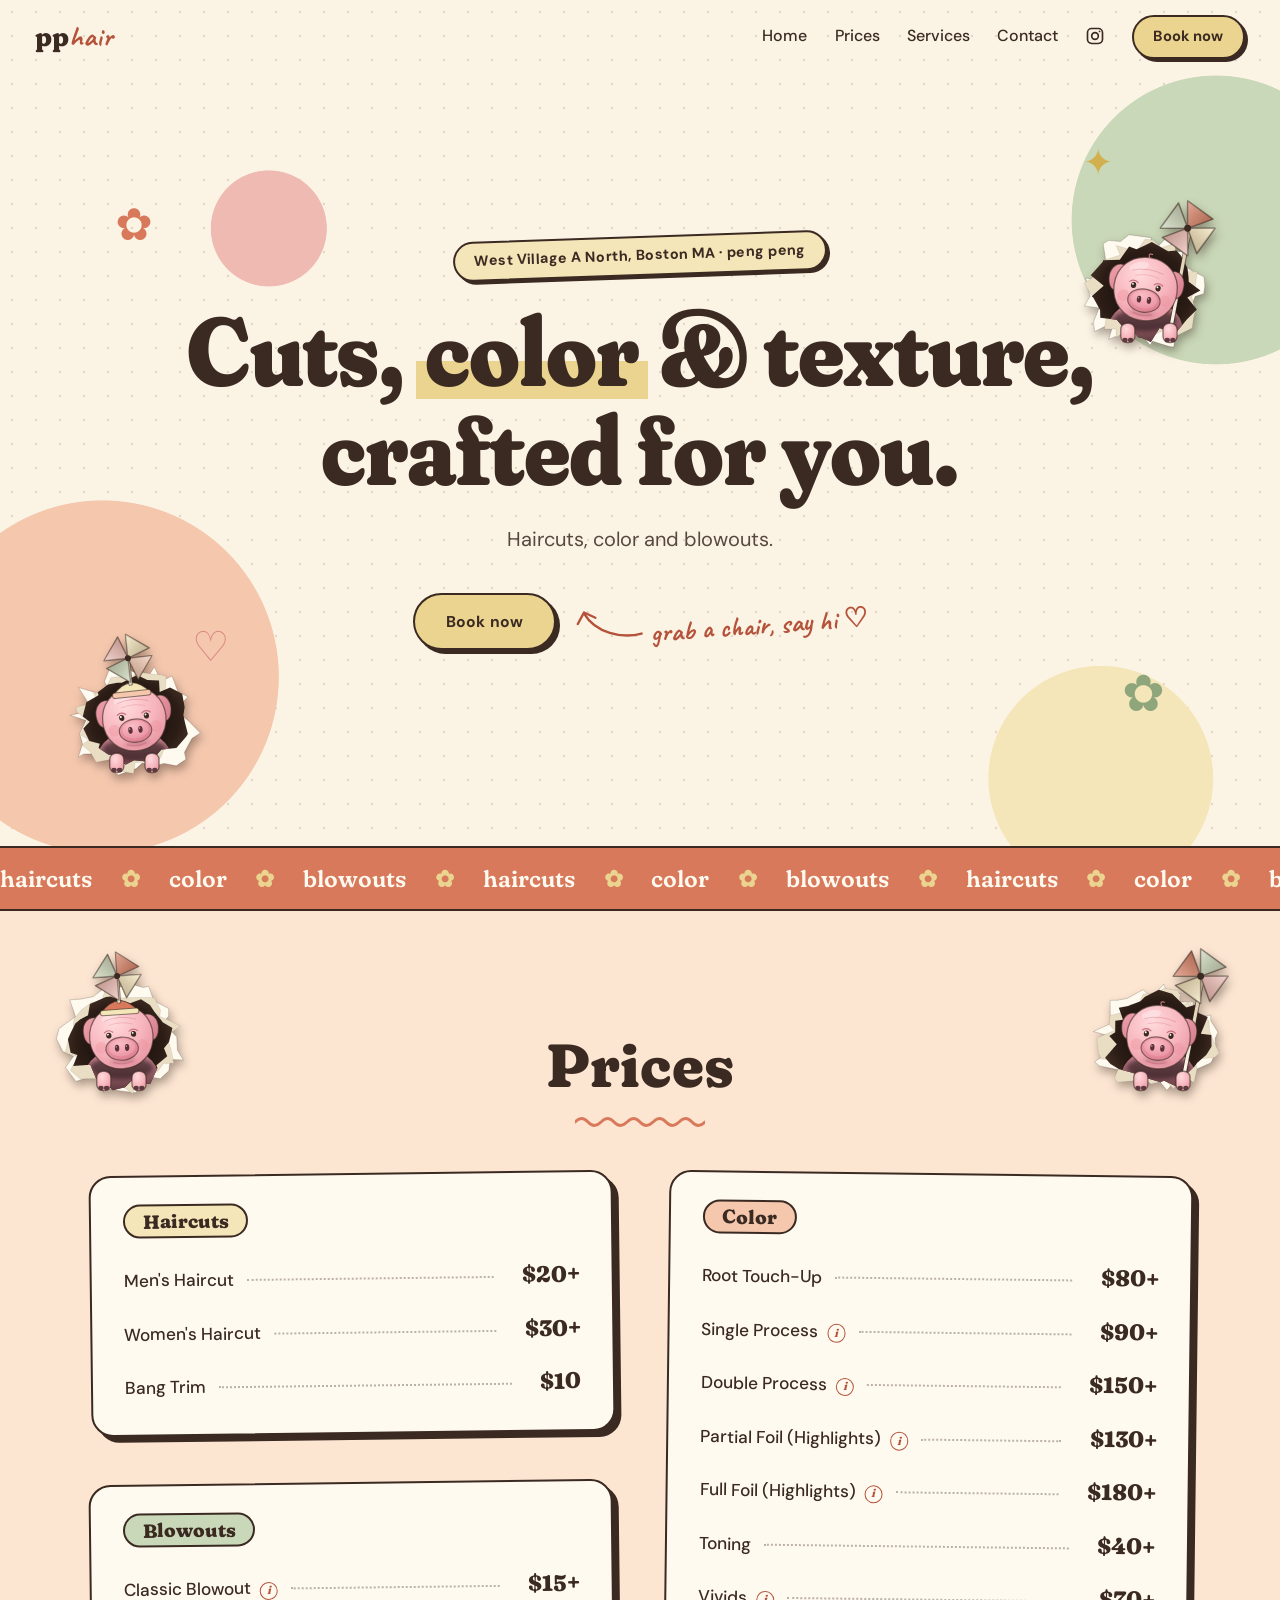
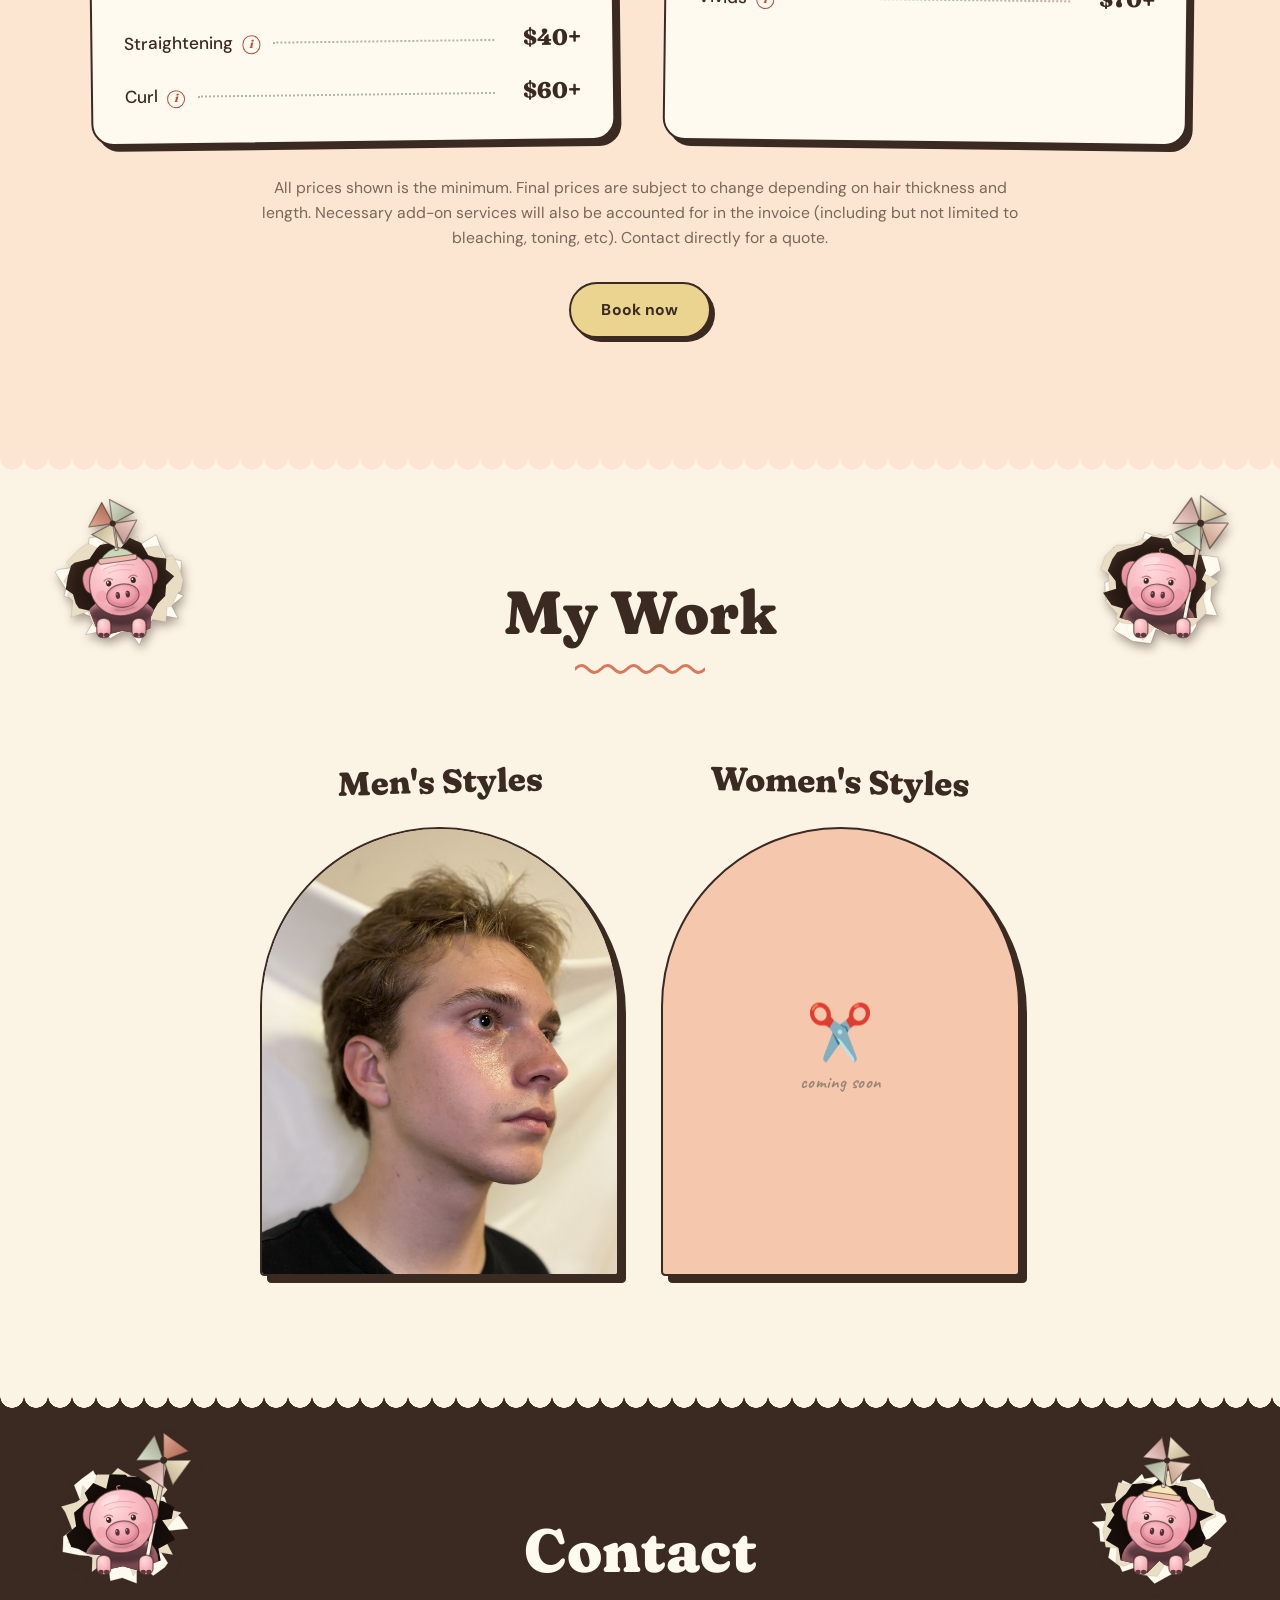
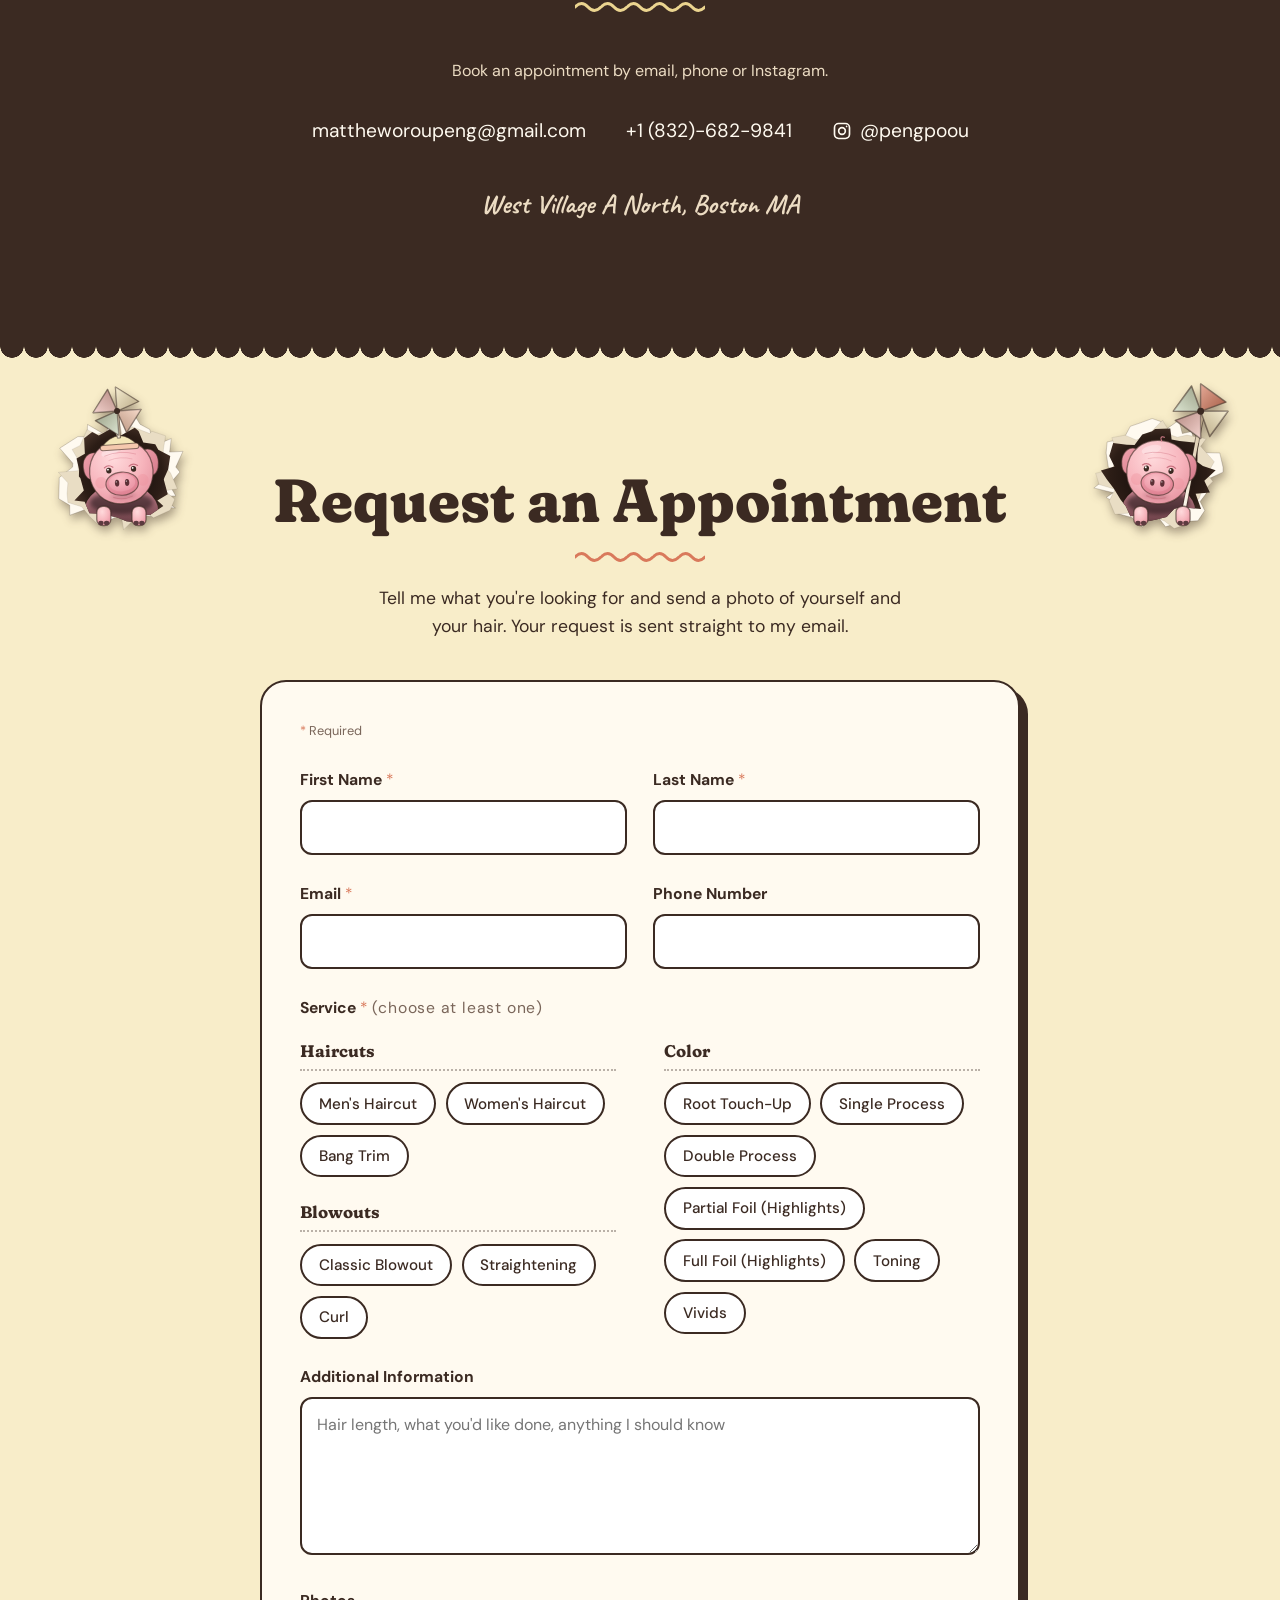
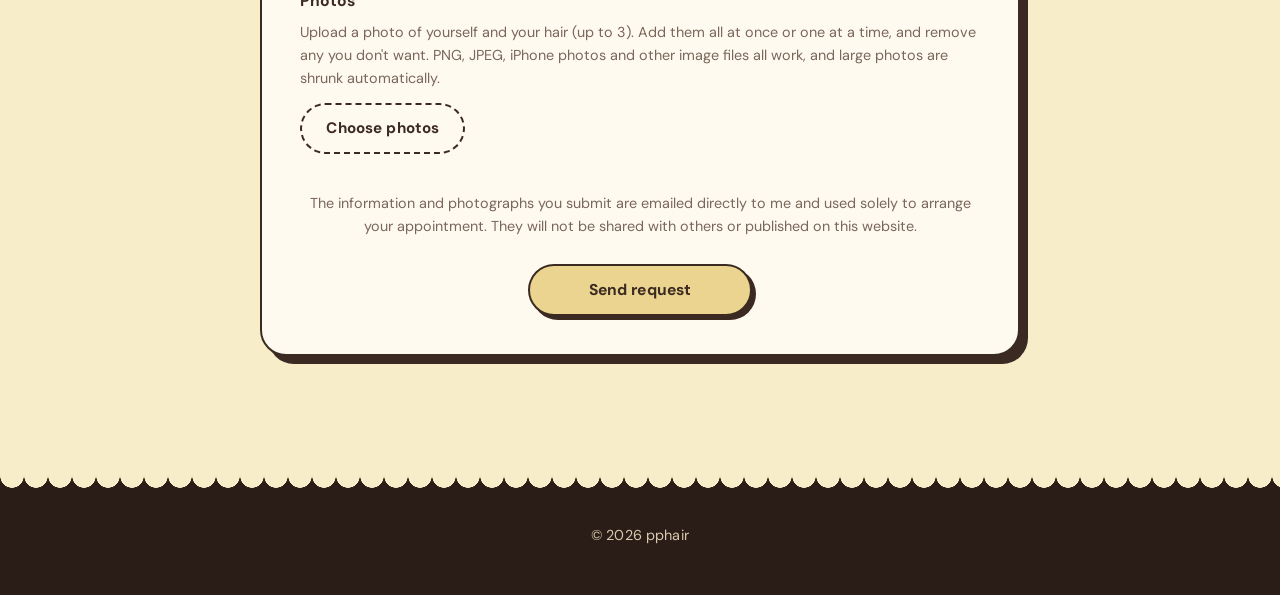
<file: index.html>
<!doctype html>
<html lang="en">
<head>
  <meta charset="utf-8">
  <meta http-equiv="Content-Security-Policy" content="default-src 'self'; script-src 'self'; style-src 'self' 'unsafe-inline'; img-src 'self' data:; font-src 'self'; connect-src 'self' https://script.google.com https://script.googleusercontent.com; form-action 'self'; base-uri 'self'; object-src 'none'">
  <meta name="robots" content="noimageindex">
  <meta name="viewport" content="width=device-width, initial-scale=1">
  <title>pphair | Hair Stylist Portfolio</title>
  <meta name="description" content="Haircuts, color and blowouts in Boston, MA.">
  <meta property="og:type" content="website">
  <meta property="og:site_name" content="pphair">
  <meta property="og:title" content="pphair | Haircuts, color &amp; blowouts in Boston">
  <meta property="og:description" content="Haircuts, color and blowouts in Boston, MA. See prices and request an appointment.">
  <meta property="og:url" content="https://pengpou.github.io/pphair/">
  <meta property="og:image" content="https://pengpou.github.io/pphair/og-image.png">
  <meta property="og:image:width" content="1200">
  <meta property="og:image:height" content="630">
  <meta property="og:image:alt" content="pphair logo: haircuts, color, blowouts, Boston MA">
  <meta name="twitter:card" content="summary_large_image">
  <link rel="icon" type="image/png" href="icon-512.png">
  <link rel="apple-touch-icon" href="apple-touch-icon.png">
  <meta name="theme-color" content="#d9795b">
  <script src="frame-guard.js"></script>
  <link rel="stylesheet" href="styles.css?v=51">
</head>
<body>
  <a class="skip" href="#prices">Skip to content</a>
  <header class="site-header">
    <a class="logo" href="#home" aria-label="pp hair, home">pp<span>hair</span></a>
    <button class="nav-toggle" aria-label="Toggle menu" aria-expanded="false">&#9776;</button>
    <nav class="site-nav" id="site-nav">
      <a href="#home">Home</a>
      <a href="#prices">Prices</a>
      <a href="#services">Services</a>
      <a href="#contact">Contact</a>
      <a class="nav-ig" href="https://www.instagram.com/pengpoou" target="_blank" rel="noopener" aria-label="Instagram"><svg class="ig-icon" viewBox="0 0 24 24" width="20" height="20" fill="none" stroke="currentColor" stroke-width="2" stroke-linecap="round" stroke-linejoin="round" aria-hidden="true"><rect x="3" y="3" width="18" height="18" rx="5"></rect><circle cx="12" cy="12" r="4"></circle><circle cx="17.5" cy="6.5" r="1" fill="currentColor" stroke="none"></circle></svg></a>
      <a href="#request" class="btn btn-small">Book now</a>
    </nav>
  </header>

  <main>
    <section class="hero" id="home" data-mills="tower:bl:1:9,carousel:tr:2:14">
      <span class="doodle d1" aria-hidden="true">&#10047;</span>
      <span class="doodle d2" aria-hidden="true">&#10022;</span>
      <span class="doodle d3" aria-hidden="true">&#9825;</span>
      <span class="doodle d4" aria-hidden="true">&#10047;</span>
      <p class="eyebrow"><span class="nw">West Village A North, Boston MA &middot;</span> <span class="nw">peng peng</span></p>
      <h1>Cuts, <span class="hl">color</span> &amp; texture, crafted for&nbsp;you.</h1>
      <p class="lead">Haircuts, color and blowouts.</p>
      <div class="hero-actions">
        <a class="btn" href="#request">Book now</a>
        <span class="hand-note" aria-hidden="true">
          <svg viewBox="0 0 70 40" width="70" height="40" fill="none" stroke="currentColor" stroke-width="2.4" stroke-linecap="round" stroke-linejoin="round"><path d="M66 6 C46 2 20 10 10 30"/><path d="M3 20 L10 31 L21 25"/></svg>
          grab a chair, say hi &#9825;
        </span>
      </div>
    </section>

    <div class="ribbon" aria-hidden="true">
      <div class="ribbon-track">
        <span>haircuts</span><i>&#10047;</i><span>color</span><i>&#10047;</i><span>blowouts</span><i>&#10047;</i>
        <span>haircuts</span><i>&#10047;</i><span>color</span><i>&#10047;</i><span>blowouts</span><i>&#10047;</i>
        <span>haircuts</span><i>&#10047;</i><span>color</span><i>&#10047;</i><span>blowouts</span><i>&#10047;</i>
        <span>haircuts</span><i>&#10047;</i><span>color</span><i>&#10047;</i><span>blowouts</span><i>&#10047;</i>
        <span>haircuts</span><i>&#10047;</i><span>color</span><i>&#10047;</i><span>blowouts</span><i>&#10047;</i>
        <span>haircuts</span><i>&#10047;</i><span>color</span><i>&#10047;</i><span>blowouts</span><i>&#10047;</i>
        <span>haircuts</span><i>&#10047;</i><span>color</span><i>&#10047;</i><span>blowouts</span><i>&#10047;</i>
        <span>haircuts</span><i>&#10047;</i><span>color</span><i>&#10047;</i><span>blowouts</span><i>&#10047;</i>
      </div>
    </div>

    <section class="prices" id="prices" data-mills="tower:tl:2:10,carousel:tr:3:15">
      <h2 class="section-title">Prices</h2>
      <!-- Replace each $00 with your real price. Add or remove .price-item blocks as needed. -->
      <div class="price-grid">

        <div class="price-group">
          <h3>Haircuts</h3>
          <ul>
            <li class="price-item"><span class="name">Men's Haircut</span><span class="price">$20+</span></li>
            <li class="price-item"><span class="name">Women's Haircut</span><span class="price">$30+</span></li>
            <li class="price-item"><span class="name">Bang Trim</span><span class="price">$10</span></li>
          </ul>
        </div>

        <div class="price-group tall">
          <h3>Color</h3>
          <ul>
            <li class="price-item"><span class="name">Root Touch-Up</span><span class="price">$80+</span></li>
            <li class="price-item"><span class="name">Single Process<span class="info" tabindex="0" role="button" aria-label="About Single Process: Gentle color service with minimal lift. Ideal for subtle tone changes or darkening the hair." aria-describedby="tip-single">i<span class="tip" id="tip-single" role="tooltip">Gentle color service with minimal lift. Ideal for subtle tone changes or darkening the hair.</span></span></span><span class="price">$90+</span></li>
            <li class="price-item"><span class="name">Double Process<span class="info" tabindex="0" role="button" aria-label="About Double Process: For clients looking to go blonde through bleaching the hair. Hair will be toned afterwards." aria-describedby="tip-double">i<span class="tip" id="tip-double" role="tooltip">For clients looking to go blonde through bleaching the hair. Hair will be toned afterwards.</span></span></span><span class="price">$150+</span></li>
            <li class="price-item"><span class="name">Partial Foil (Highlights)<span class="info" tabindex="0" role="button" aria-label="About Partial Foil (Highlights): Foil technique for highlights covering the top portions of the head." aria-describedby="tip-partial">i<span class="tip" id="tip-partial" role="tooltip">Foil technique for highlights covering the top portions of the head.</span></span></span><span class="price">$130+</span></li>
            <li class="price-item"><span class="name">Full Foil (Highlights)<span class="info" tabindex="0" role="button" aria-label="About Full Foil (Highlights): Maximum coverage highlights using foiling technique." aria-describedby="tip-foil">i<span class="tip" id="tip-foil" role="tooltip">Maximum coverage highlights using foiling technique.</span></span></span><span class="price">$180+</span></li>
            <li class="price-item"><span class="name">Toning</span><span class="price">$40+</span></li>
            <li class="price-item"><span class="name">Vivids<span class="info" tabindex="0" role="button" aria-label="About Vivids: For clients looking for fantasy, vibrant colors in their hair (reds, greens, blues, etc)... will require hair to be pre-lightened or a double process service booked prior." aria-describedby="tip-vivids">i<span class="tip" id="tip-vivids" role="tooltip">For clients looking for fantasy, vibrant colors in their hair (reds, greens, blues, etc)... will require hair to be pre-lightened or a double process service booked prior.</span></span></span><span class="price">$70+</span></li>
          </ul>
        </div>

        <div class="price-group">
          <h3>Blowouts</h3>
          <ul>
            <li class="price-item"><span class="name">Classic Blowout<span class="info" tabindex="0" role="button" aria-label="About Classic Blowout: Round brush blowout without the requirements of any hot tools." aria-describedby="tip-classic">i<span class="tip" id="tip-classic" role="tooltip">Round brush blowout without the requirements of any hot tools.</span></span></span><span class="price">$15+</span></li>
            <li class="price-item"><span class="name">Straightening<span class="info" tabindex="0" role="button" aria-label="About Straightening: Sleek, straight flat iron finish." aria-describedby="tip-straight">i<span class="tip" id="tip-straight" role="tooltip">Sleek, straight flat iron finish.</span></span></span><span class="price">$40+</span></li>
            <li class="price-item"><span class="name">Curl<span class="info" tabindex="0" role="button" aria-label="About Curl: Voluminous style through a curling iron and thermal brush, hair will be pinned and set so the style lasts." aria-describedby="tip-curl">i<span class="tip" id="tip-curl" role="tooltip">Voluminous style through a curling iron and thermal brush, hair will be pinned and set so the style lasts.</span></span></span><span class="price">$60+</span></li>
          </ul>
        </div>

      </div>
      <p class="price-note">All prices shown is the minimum. Final prices are subject to change depending on hair thickness and length. Necessary add-on services will also be accounted for in the invoice (including but not limited to bleaching, toning, etc). Contact directly for a quote.</p>
      <a class="btn" href="#request">Book now</a>
    </section>

    <section class="services" id="services" data-mills="tower:tl:3:9,carousel:tr:1:16">
      <h2 class="section-title">My Work</h2>
      <div class="service-grid">
        <div class="service-card" id="mens">
          <h3 class="service-label">Men's Styles</h3>
          <a class="photo-link" href="mens-cuts.html" aria-label="View all men's styles"><figure class="photo-box"><img src="images/mens-cuts/1-after-front.jpg" alt="Men's cut, side profile"><figcaption>View all</figcaption></figure></a>
        </div>
        <div class="service-card" id="womens">
          <h3 class="service-label">Women's Styles</h3>
          <a class="photo-link" href="womens-cuts.html" aria-label="View all women's styles"><figure class="photo-box"><span>coming soon ✿</span><figcaption>View all</figcaption></figure></a>
        </div>
      </div>
    </section>

    <section class="contact" id="contact" data-mills="carousel:tl:2:12,tower:tr:1:10">
      <h2 class="section-title">Contact</h2>
      <p>Book an appointment by email, phone or Instagram.</p>
      <ul>
        <li><a href="mailto:mattheworoupeng@gmail.com">mattheworoupeng@gmail.com</a></li>
        <li><a href="tel:+18326829841">+1 (832)-682-9841</a></li>
        <li><a class="ig" href="https://www.instagram.com/pengpoou" target="_blank" rel="noopener"><svg class="ig-icon" viewBox="0 0 24 24" width="20" height="20" fill="none" stroke="currentColor" stroke-width="2" stroke-linecap="round" stroke-linejoin="round" aria-hidden="true"><rect x="3" y="3" width="18" height="18" rx="5"></rect><circle cx="12" cy="12" r="4"></circle><circle cx="17.5" cy="6.5" r="1" fill="currentColor" stroke="none"></circle></svg> @pengpoou</a></li>
      </ul>
      <p class="loc">West Village A North, Boston MA</p>
    </section>
    <section class="request" id="request" data-mills="tower:tl:1:11,carousel:tr:2:14">
      <h2 class="section-title">Request an Appointment</h2>
      <p class="request-sub">Tell me what you're looking for and send a photo of yourself and your hair. Your request is sent straight to my email.</p>
      <div class="form-sent" id="form-sent" role="status" hidden>
        <p>Thank you! Your request was sent. I'll get back to you by email soon.</p>
        <button class="btn" type="button" id="another-request">Submit another form</button>
      </div>

      <form class="request-form" id="request-form">
        <input type="text" name="website" class="hp" tabindex="-1" autocomplete="off" aria-hidden="true">
        <input type="hidden" name="Services" id="services-field">

        <p class="req-note"><b class="req" aria-hidden="true">*</b> Required</p>
        <div class="field-row">
          <label class="field"><span>First Name <b class="req" aria-hidden="true">*</b></span><input type="text" name="First Name" required autocomplete="given-name"></label>
          <label class="field"><span>Last Name <b class="req" aria-hidden="true">*</b></span><input type="text" name="Last Name" required autocomplete="family-name"></label>
        </div>
        <div class="field-row">
          <label class="field"><span>Email <b class="req" aria-hidden="true">*</b></span><input type="email" name="email" required autocomplete="email"></label>
          <label class="field"><span>Phone Number</span><input type="tel" name="Phone" autocomplete="tel"></label>
        </div>

        <fieldset class="field services-pick">
          <legend>Service <b class="req" aria-hidden="true">*</b> <em>(choose at least one)</em></legend>
                    <div class="pill-groups">
            <div class="pill-group">
              <h3>Haircuts</h3>
              <div class="pills">
              <label class="pill"><input type="checkbox" class="service-opt" value="Men's Haircut"><span>Men's Haircut</span></label>
              <label class="pill"><input type="checkbox" class="service-opt" value="Women's Haircut"><span>Women's Haircut</span></label>
              <label class="pill"><input type="checkbox" class="service-opt" value="Bang Trim"><span>Bang Trim</span></label>
              </div>
            </div>
            <div class="pill-group tall">
              <h3>Color</h3>
              <div class="pills">
              <label class="pill"><input type="checkbox" class="service-opt" value="Root Touch-Up"><span>Root Touch-Up</span></label>
              <label class="pill"><input type="checkbox" class="service-opt" value="Single Process"><span>Single Process</span></label>
              <label class="pill"><input type="checkbox" class="service-opt" value="Double Process"><span>Double Process</span></label>
              <label class="pill"><input type="checkbox" class="service-opt" value="Partial Foil (Highlights)"><span>Partial Foil (Highlights)</span></label>
              <label class="pill"><input type="checkbox" class="service-opt" value="Full Foil (Highlights)"><span>Full Foil (Highlights)</span></label>
              <label class="pill"><input type="checkbox" class="service-opt" value="Toning"><span>Toning</span></label>
              <label class="pill"><input type="checkbox" class="service-opt" value="Vivids"><span>Vivids</span></label>
              </div>
            </div>
            <div class="pill-group">
              <h3>Blowouts</h3>
              <div class="pills">
              <label class="pill"><input type="checkbox" class="service-opt" value="Classic Blowout"><span>Classic Blowout</span></label>
              <label class="pill"><input type="checkbox" class="service-opt" value="Straightening"><span>Straightening</span></label>
              <label class="pill"><input type="checkbox" class="service-opt" value="Curl"><span>Curl</span></label>
              </div>
            </div>
          </div>
        </fieldset>

        <label class="field"><span>Additional Information</span><textarea name="Additional Information" rows="5" placeholder="Hair length, what you'd like done, anything I should know"></textarea></label>

        <div class="field upload">
          <span>Photos</span>
          <p class="hint">Upload a photo of yourself and your hair (up to 3). Add them all at once or one at a time, and remove any you don't want. PNG, JPEG, iPhone photos and other image files all work, and large photos are shrunk automatically.</p>
          <label class="upload-box"><input type="file" id="photo-picker" accept="image/*,.heic,.heif" multiple><span>Choose photos</span></label>
          <ul class="file-list" id="file-list"></ul>
        </div>

        <p class="privacy-note">The information and photographs you submit are emailed directly to me and used solely to arrange your appointment. They will not be shared with others or published on this website.</p>
        <p class="form-error" id="form-error" role="alert" hidden></p>
        <button class="btn" type="submit" id="form-submit">Send request</button>
      </form>
    </section>
  </main>

  <footer class="site-footer">
    <p>&copy; <span id="year"></span> pphair</p>
  </footer>

  <script src="script.js?v=47"></script>
</body>
</html>
</file>
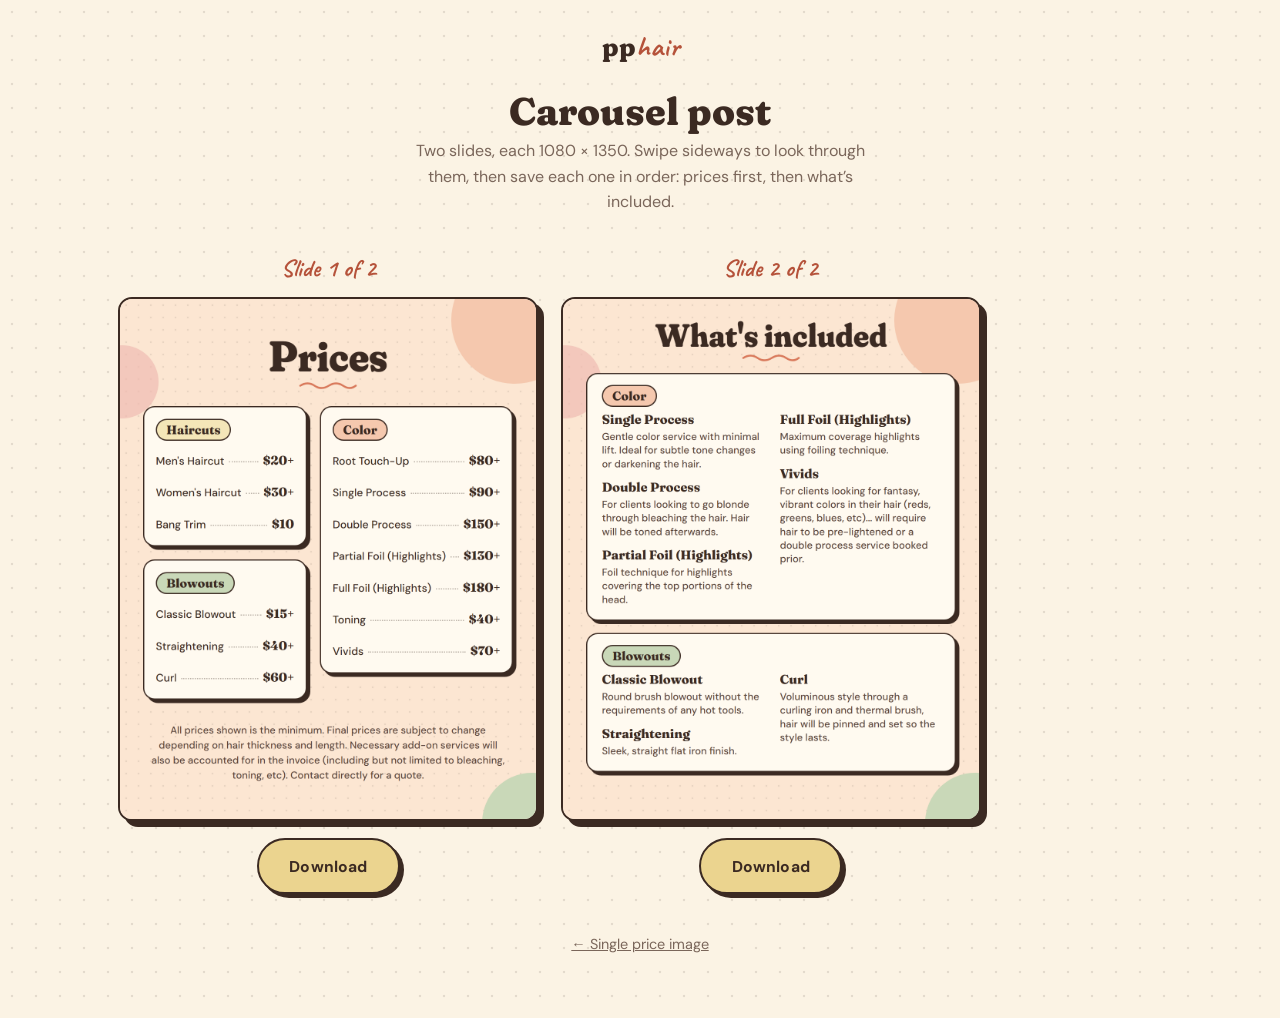
<file: instagram/carousel.html>
<!doctype html>
<html lang="en">
<head>
  <meta charset="utf-8">
  <meta http-equiv="Content-Security-Policy" content="default-src 'self'; script-src 'self'; style-src 'self' 'unsafe-inline'; img-src 'self' data:; font-src 'self'; base-uri 'self'; object-src 'none'">
  <meta name="robots" content="noindex, nofollow, noimageindex">
  <meta name="viewport" content="width=device-width, initial-scale=1">
  <title>Instagram carousel | pphair</title>
  <link rel="icon" type="image/png" href="../icon-512.png">
  <link rel="stylesheet" href="../styles.css?v=51">
  <style>
    body { min-height: 100vh; padding: 1.5rem 1rem 3rem; text-align: center; background: radial-gradient(rgba(59, 42, 34, 0.12) 1.3px, transparent 1.6px) 0 0 / 24px 24px, var(--bg); }
    .ig-logo { font-family: var(--serif); font-weight: 800; font-size: 1.6rem; text-decoration: none; color: var(--ink); font-variation-settings: "SOFT" 100, "WONK" 1; }
    .ig-logo span { font-family: var(--hand); font-weight: 700; font-size: 1.8rem; color: var(--accent); }
    h1 { font-family: var(--serif); font-weight: 800; font-size: clamp(1.7rem, 6vw, 2.4rem); margin: 1.2rem 0 0.3rem; }
    .ig-sub { color: var(--muted); margin: 0 auto 1.6rem; max-width: 30rem; }
    .ig-img { display: block; width: 100%; height: auto; border: 2px solid var(--ink); border-radius: 14px; box-shadow: 6px 6px 0 var(--ink); background: var(--paper); }
    .ig-btn { margin-top: 1.1rem; }
    .ig-one { max-width: 460px; margin: 0 auto; }
    .ig-row { display: flex; gap: 1.4rem; overflow-x: auto; scroll-snap-type: x mandatory; padding: 0.5rem 8vw 1.2rem 8vw; -webkit-overflow-scrolling: touch; }
    .ig-slide { flex: 0 0 min(84vw, 420px); scroll-snap-align: center; }
    .ig-slide p { margin: 0 0 0.6rem; font-family: var(--hand); font-size: 1.5rem; font-weight: 700; color: var(--accent); }
    .ig-note { color: var(--muted); font-size: 0.9rem; margin-top: 1.2rem; }
  </style>
</head>
<body>
  <a class="ig-logo" href="../" aria-label="pp hair, home">pp<span>hair</span></a>
  <h1>Carousel post</h1>
  <p class="ig-sub">Two slides, each 1080 &times; 1350. Swipe sideways to look through them, then save each one in order: prices first, then what&rsquo;s included.</p>
  <div class="ig-row">
    <div class="ig-slide"><p>Slide 1 of 2</p><img class="ig-img" src="slide-1-prices-v2.png" width="1080" height="1350" alt="pphair price list"><a class="btn ig-btn" href="slide-1-prices-v2.png" download="pphair-1-prices.png">Download</a></div>
    <div class="ig-slide"><p>Slide 2 of 2</p><img class="ig-img" src="slide-2-included-v2.png" width="1080" height="1350" alt="What's included: color and blowout services"><a class="btn ig-btn" href="slide-2-included-v2.png" download="pphair-2-included.png">Download</a></div>
  </div>
  <p class="ig-note"><a href="prices.html">&larr; Single price image</a></p>
</body>
</html>
</file>
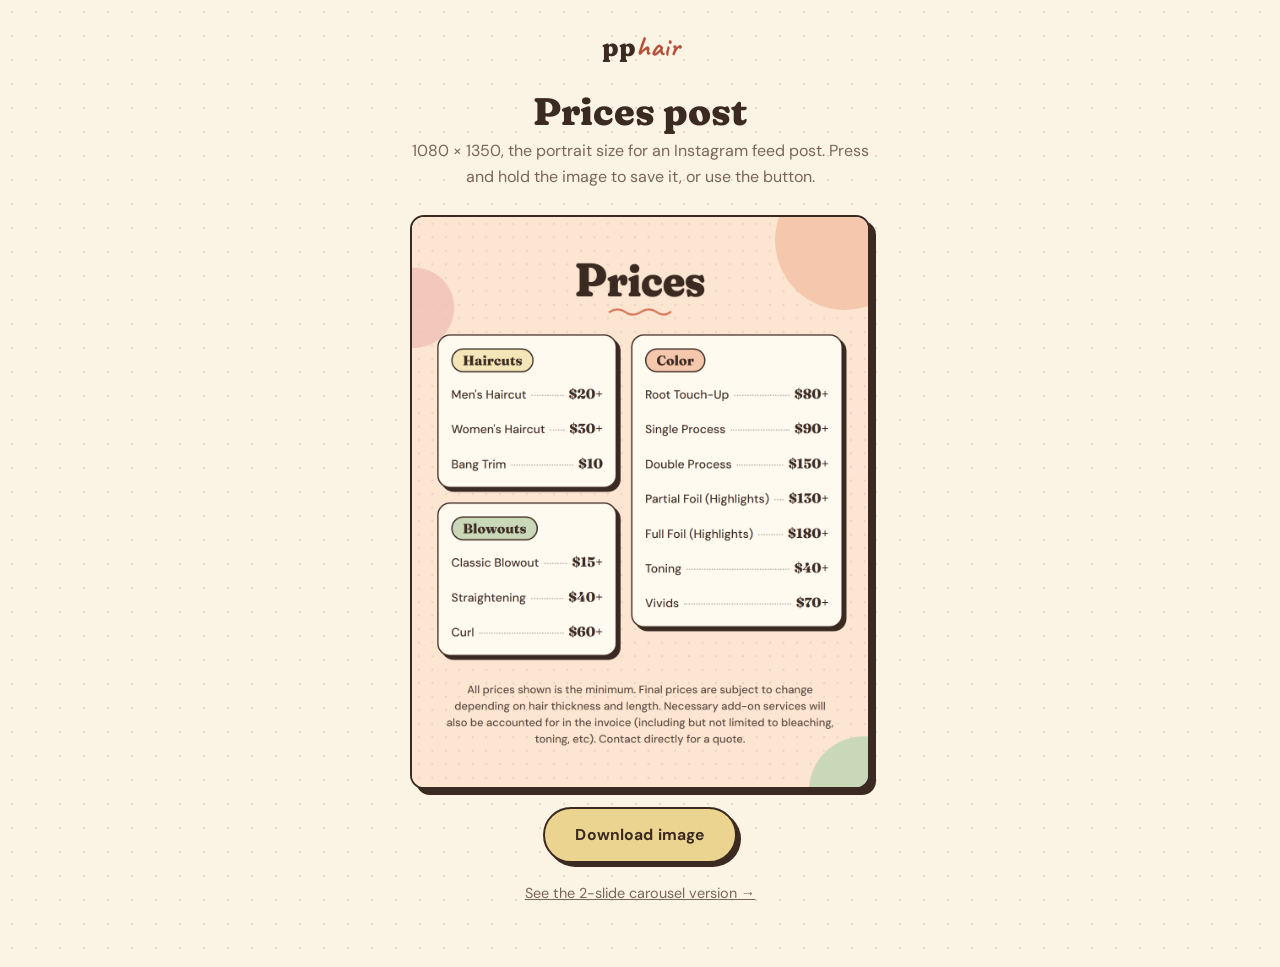
<file: instagram/prices.html>
<!doctype html>
<html lang="en">
<head>
  <meta charset="utf-8">
  <meta http-equiv="Content-Security-Policy" content="default-src 'self'; script-src 'self'; style-src 'self' 'unsafe-inline'; img-src 'self' data:; font-src 'self'; base-uri 'self'; object-src 'none'">
  <meta name="robots" content="noindex, nofollow, noimageindex">
  <meta name="viewport" content="width=device-width, initial-scale=1">
  <title>Instagram price post | pphair</title>
  <link rel="icon" type="image/png" href="../icon-512.png">
  <link rel="stylesheet" href="../styles.css?v=51">
  <style>
    body { min-height: 100vh; padding: 1.5rem 1rem 3rem; text-align: center; background: radial-gradient(rgba(59, 42, 34, 0.12) 1.3px, transparent 1.6px) 0 0 / 24px 24px, var(--bg); }
    .ig-logo { font-family: var(--serif); font-weight: 800; font-size: 1.6rem; text-decoration: none; color: var(--ink); font-variation-settings: "SOFT" 100, "WONK" 1; }
    .ig-logo span { font-family: var(--hand); font-weight: 700; font-size: 1.8rem; color: var(--accent); }
    h1 { font-family: var(--serif); font-weight: 800; font-size: clamp(1.7rem, 6vw, 2.4rem); margin: 1.2rem 0 0.3rem; }
    .ig-sub { color: var(--muted); margin: 0 auto 1.6rem; max-width: 30rem; }
    .ig-img { display: block; width: 100%; height: auto; border: 2px solid var(--ink); border-radius: 14px; box-shadow: 6px 6px 0 var(--ink); background: var(--paper); }
    .ig-btn { margin-top: 1.1rem; }
    .ig-one { max-width: 460px; margin: 0 auto; }
    .ig-row { display: flex; gap: 1.4rem; overflow-x: auto; scroll-snap-type: x mandatory; padding: 0.5rem 8vw 1.2rem 8vw; -webkit-overflow-scrolling: touch; }
    .ig-slide { flex: 0 0 min(84vw, 420px); scroll-snap-align: center; }
    .ig-slide p { margin: 0 0 0.6rem; font-family: var(--hand); font-size: 1.5rem; font-weight: 700; color: var(--accent); }
    .ig-note { color: var(--muted); font-size: 0.9rem; margin-top: 1.2rem; }
  </style>
</head>
<body>
  <a class="ig-logo" href="../" aria-label="pp hair, home">pp<span>hair</span></a>
  <h1>Prices post</h1>
  <p class="ig-sub">1080 &times; 1350, the portrait size for an Instagram feed post. Press and hold the image to save it, or use the button.</p>
  <div class="ig-one">
    <img class="ig-img" src="slide-1-prices-v2.png" width="1080" height="1350" alt="pphair price list: haircuts, color and blowouts">
    <a class="btn ig-btn" href="slide-1-prices-v2.png" download="pphair-prices.png">Download image</a>
  </div>
  <p class="ig-note"><a href="carousel.html">See the 2-slide carousel version &rarr;</a></p>
</body>
</html>
</file>
<file: styles.css>
/* Fonts are served from this site (fonts/), so visitors' browsers never contact Google. All three are open-source (SIL OFL). */
@font-face {
  font-family: 'Fraunces'; font-style: normal; font-weight: 300 900; font-display: swap;
  src: url('fonts/fraunces-latin.woff2') format('woff2');
  unicode-range: U+0000-00FF, U+0131, U+0152-0153, U+02BB-02BC, U+02C6, U+02DA, U+02DC, U+0304, U+0308, U+0329, U+2000-206F, U+20AC, U+2122, U+2191, U+2193, U+2212, U+2215, U+FEFF, U+FFFD;
}
@font-face {
  font-family: 'DM Sans'; font-style: normal; font-weight: 400 700; font-display: swap;
  src: url('fonts/dm-sans-latin.woff2') format('woff2');
  unicode-range: U+0000-00FF, U+0131, U+0152-0153, U+02BB-02BC, U+02C6, U+02DA, U+02DC, U+0304, U+0308, U+0329, U+2000-206F, U+20AC, U+2122, U+2191, U+2193, U+2212, U+2215, U+FEFF, U+FFFD;
}
@font-face {
  font-family: 'Caveat'; font-style: normal; font-weight: 400 700; font-display: swap;
  src: url('fonts/caveat-latin.woff2') format('woff2');
  unicode-range: U+0000-00FF, U+0131, U+0152-0153, U+02BB-02BC, U+02C6, U+02DA, U+02DC, U+0304, U+0308, U+0329, U+2000-206F, U+20AC, U+2122, U+2191, U+2193, U+2212, U+2215, U+FEFF, U+FFFD;
}

:root {
  --bg: #fbf3e4;              /* cream */
  --paper: #fffaf0;
  --bg-soft: #f8edc9;
  --ink: #3b2a22;             /* cocoa brown, used instead of black */
  --muted: #7a665a;
  --accent: #b5523a;          /* terracotta, readable on cream */
  --terra: #d9795b;
  --honey: #ebd48f;           /* softened yellow */
  --butter: #f4e6b8;
  --peach: #f5c8ae;
  --sage: #c9d8b8;
  --pink: #efbab2;
  --line: #e5d6bc;
  --max: 1100px;
  --font: "DM Sans", "Helvetica Neue", Helvetica, Arial, system-ui, sans-serif;
  --serif: "Fraunces", Georgia, "Times New Roman", serif;
  --hand: "Caveat", "Comic Sans MS", cursive;
  --shadow: 5px 5px 0 var(--ink);
}
* { box-sizing: border-box; }
html { scroll-behavior: smooth; scroll-padding-top: 76px; }
body { margin: 0; background: var(--bg); color: var(--ink); font-family: var(--font); line-height: 1.6; }
h1, h2, h3 { margin: 0; font-weight: 400; line-height: 1.15; }
a { color: inherit; }
ul { list-style: none; margin: 0; padding: 0; }

.skip { position: absolute; left: -999px; top: 0; background: var(--ink); color: #fff; padding: 0.5rem 1rem; z-index: 20; }
.skip:focus { left: 0; }

/* Header */
.site-header {
  position: sticky; top: 0; z-index: 10; display: flex; align-items: center; justify-content: space-between;
  padding: 1rem 2rem; background: rgba(255,255,255,0.97); border-bottom: 1px solid var(--line);
}
.logo { text-decoration: none; font-family: var(--serif); font-size: 1.4rem; letter-spacing: 0.06em; }
.logo span { margin-left: 0.6rem; font-family: var(--font); font-size: 0.7rem; letter-spacing: 0.25em; text-transform: uppercase; color: var(--muted); }
.site-nav { display: flex; align-items: center; gap: 1.8rem; font-size: 0.78rem; letter-spacing: 0.18em; text-transform: uppercase; }
.site-nav a { text-decoration: none; }
.site-nav a:not(.btn):hover { color: var(--accent); }
.nav-ig { display: inline-flex; }
.nav-toggle { display: none; background: none; border: 0; font-size: 1.6rem; cursor: pointer; color: var(--ink); }

/* Buttons */
.btn {
  display: inline-block; padding: 0.95rem 2.2rem; background: var(--ink); color: #fff; text-decoration: none;
  font-size: 0.75rem; letter-spacing: 0.22em; text-transform: uppercase; border: 1px solid var(--ink); transition: all 0.2s;
}
.btn:hover { background: var(--accent); border-color: var(--accent); }
.btn-small { padding: 0.6rem 1.2rem; }
.btn-outline { background: transparent; color: var(--ink); }
.btn-outline:hover { color: #fff; }

/* Hero */
.hero {
  min-height: 78vh; display: flex; flex-direction: column; align-items: center; justify-content: center;
  text-align: center; padding: 5rem 1.5rem; background: var(--bg-soft);
}
.eyebrow { text-transform: uppercase; letter-spacing: 0.35em; font-size: 0.75rem; color: var(--accent); margin: 0; }
.hero h1 { font-family: var(--serif); font-size: clamp(2.6rem, 7vw, 5rem); margin: 1rem 0 1.2rem; }
.lead { color: var(--muted); margin: 0 0 2.2rem; font-size: 1.1rem; }
.hero-actions { display: flex; gap: 1rem; flex-wrap: wrap; justify-content: center; }

/* Shared section styles */
.prices, .gallery-section, .services, .contact { padding: 6rem 1.5rem; text-align: center; }
.section-title {
  font-family: var(--serif); font-size: clamp(2rem, 5vw, 3.2rem); text-transform: uppercase; letter-spacing: 0.14em;
  margin: 0 auto 3rem; padding-bottom: 1.2rem; position: relative;
}
.section-title::after { content: ""; position: absolute; left: 50%; bottom: 0; width: 60px; height: 2px; background: var(--accent); transform: translateX(-50%); }

/* Prices */
.price-grid { max-width: var(--max); margin: 0 auto 2rem; display: grid; grid-template-columns: repeat(2, 1fr); gap: 3.5rem 4rem; text-align: left; }
.price-group h3 { font-size: 1.1rem; text-transform: uppercase; letter-spacing: 0.2em; color: var(--accent); padding-bottom: 0.8rem; margin-bottom: 0.4rem; border-bottom: 1px solid var(--ink); }
.price-item { display: flex; justify-content: space-between; align-items: baseline; gap: 1rem; padding: 0.85rem 0; border-bottom: 1px solid var(--line); }
.price-item .name { text-transform: uppercase; letter-spacing: 0.08em; font-size: 0.9rem; }
.price-item em { text-transform: none; letter-spacing: 0; color: var(--muted); font-size: 0.8rem; }
.price-item .price { white-space: nowrap; font-family: var(--serif); font-size: 1.05rem; }
.price-note { color: var(--muted); font-size: 0.9rem; margin: 0 0 2rem; }

/* Gallery */
.gallery-section { background: var(--bg-soft); }
.photo-grid { max-width: var(--max); margin: 0 auto 2rem; display: grid; grid-template-columns: repeat(4, 1fr); gap: 0.75rem; }
.photo-box {
  margin: 0; position: relative; aspect-ratio: 4 / 5; overflow: hidden; display: flex; align-items: center; justify-content: center;
  background: #e9e4de; color: var(--muted); letter-spacing: 0.3em; text-transform: uppercase; font-size: 0.7rem;
}
.photo-box img { position: absolute; inset: 0; width: 100%; height: 100%; object-fit: cover; object-position: center 25%; }
.follow { margin: 0 0 2rem; }
.ig { display: inline-flex; align-items: center; gap: 0.5rem; text-decoration: none; }
.ig:hover { color: var(--accent); }

/* Services */
.service-grid { max-width: var(--max); margin: 0 auto; display: grid; grid-template-columns: repeat(3, 1fr); gap: 2rem; }
.service-card { display: flex; flex-direction: column; align-items: center; gap: 1.25rem; }
.service-label { font-family: var(--serif); font-size: clamp(1.6rem, 3vw, 2.3rem); }
.service-card .photo-box { width: 100%; }

/* Contact */
.contact { background: var(--ink); color: #fff; }
.contact .section-title { color: #fff; }
.contact p { margin: 0 auto; color: #c9c2bb; }
.contact ul { display: flex; justify-content: center; gap: 2.5rem; flex-wrap: wrap; margin: 2rem 0; font-size: 1.1rem; }
.contact a { text-decoration: none; }
.contact a:hover { color: var(--accent); }
.loc { text-transform: uppercase; letter-spacing: 0.3em; font-size: 0.8rem; }

.site-footer { text-align: center; padding: 2rem 1rem; color: var(--muted); font-size: 0.8rem; letter-spacing: 0.12em; }
.site-footer p { margin: 0; }

/* Tablet / mobile */
@media (max-width: 900px) {
  .photo-grid { grid-template-columns: repeat(2, 1fr); }
}
@media (max-width: 800px) {
  .nav-toggle { display: block; }
  .site-header { padding: 0.9rem 1.25rem; }
  .site-nav {
    display: none; position: absolute; top: 100%; left: 0; right: 0; flex-direction: column; align-items: flex-start; gap: 0;
    background: #fff; border-bottom: 1px solid var(--line); padding: 0.5rem 1.25rem 1.25rem;
  }
  .site-nav.open { display: flex; }
  .site-nav a { padding: 0.7rem 0; }
  .price-grid { grid-template-columns: 1fr; gap: 2.5rem; }
  .service-grid { grid-template-columns: 1fr; }
}
/* Photo link (home page cards) */
.photo-link { display: block; width: 100%; text-decoration: none; }
.photo-link .photo-box { transition: transform 0.25s, box-shadow 0.25s; }
.photo-link:hover .photo-box { transform: translateY(-4px); box-shadow: 0 14px 30px rgba(0, 0, 0, 0.18); }
.photo-box figcaption {
  position: absolute; left: 0; right: 0; bottom: 0; padding: 1.2rem 1rem 0.9rem; color: #fff;
  font-size: 0.75rem; letter-spacing: 0.25em; text-transform: uppercase;
  background: linear-gradient(transparent, rgba(0, 0, 0, 0.55)); opacity: 0; transition: opacity 0.25s;
}
.photo-link:hover figcaption, .photo-link:focus-visible figcaption { opacity: 1; }

/* Collection page: 3 per row, 3 rows visible, scroll for the rest */
.collection { padding: 4rem 1.5rem 6rem; text-align: center; }
.back { max-width: var(--max); margin: 0 auto 2rem; text-align: left; font-size: 0.8rem; letter-spacing: 0.15em; text-transform: uppercase; }
.back a { text-decoration: none; color: var(--muted); }
.back a:hover { color: var(--accent); }
.scroller { container-type: inline-size; max-width: var(--max); margin: 0 auto 2.5rem; }
.scroll-area {
  --gap: 0.75rem;
  display: grid; grid-template-columns: repeat(3, 1fr); gap: var(--gap); align-content: start; align-items: start;
  /* height of exactly three rows of 4:5 boxes */
  height: calc(3 * ((100cqw - 2 * var(--gap)) / 3 * 1.25) + 2 * var(--gap));
  overflow-y: auto; scroll-snap-type: y proximity; scrollbar-width: thin; scrollbar-color: var(--accent) var(--line);
  padding-right: 0.4rem;
}
.scroll-area { --row: calc((100cqw - 2 * var(--gap)) / 3 * 1.25); grid-auto-rows: var(--row); }
.scroll-area .photo-box { height: 100%; aspect-ratio: auto; scroll-snap-align: start; }
.scroll-area:focus-visible { outline: 2px solid var(--accent); outline-offset: 4px; }

/* Before/after popup */
.photo-open { cursor: pointer; transition: transform 0.25s, box-shadow 0.25s; }
.photo-open:hover { transform: translateY(-3px); box-shadow: 0 12px 26px rgba(0, 0, 0, 0.18); }
.photo-open:hover figcaption, .photo-open:focus-visible figcaption { opacity: 1; }
.photo-open:focus-visible { outline: 2px solid var(--accent); outline-offset: 3px; }

.lightbox {
  position: fixed; inset: 0; box-sizing: border-box;
  width: 100%; height: 100%; max-width: 100%; max-height: 100%; margin: 0; padding: 1.5rem 1rem;
  border: 0; background: rgba(120, 118, 115, 0.45); color: var(--ink);
  -webkit-backdrop-filter: blur(2px); backdrop-filter: blur(2px);
  flex-direction: column; align-items: center; justify-content: center; gap: 1rem;
}
.lightbox[open] { display: flex; }
.lightbox::backdrop { background: transparent; }
.lb-label { font-family: var(--serif); font-size: clamp(1.8rem, 4vw, 2.8rem); text-transform: uppercase; letter-spacing: 0.2em; color: var(--ink); text-shadow: 0 1px 12px rgba(255, 255, 255, 0.6); }
.lb-label::after { content: ""; display: block; width: 50px; height: 2px; background: var(--accent); margin: 0.8rem auto 0; }
.lb-stage { display: flex; align-items: center; justify-content: center; gap: 1rem; width: 100%; max-width: 900px; }
.lb-img { min-width: 0; flex: 0 1 auto; height: auto; max-height: 72vh; max-width: calc(100% - 8rem); object-fit: contain; box-shadow: 0 22px 30px -14px rgba(0, 0, 0, 0.45); }
.lb-arrow, .lb-close {
  background: rgba(255, 255, 255, 0.9); color: var(--ink); border: 1px solid rgba(17, 17, 17, 0.15); box-shadow: 0 4px 14px rgba(0, 0, 0, 0.15);
  cursor: pointer; font: inherit; line-height: 1; transition: background 0.2s, border-color 0.2s;
}
.lb-arrow { width: 3.2rem; height: 3.2rem; border-radius: 50%; font-size: 2rem; flex-shrink: 0; }
.lb-arrow:hover, .lb-close:hover { background: var(--accent); border-color: var(--accent); color: #fff; }
.lb-close { position: absolute; top: 1rem; right: 1rem; width: 2.6rem; height: 2.6rem; border-radius: 50%; font-size: 1.6rem; }
.lb-count { margin: 0; font-size: 0.8rem; letter-spacing: 0.25em; color: var(--ink); background: rgba(255, 255, 255, 0.85); padding: 0.25rem 0.8rem; }
.lb-arrow:focus-visible, .lb-close:focus-visible { outline: 2px solid var(--accent); outline-offset: 3px; }

@media (max-width: 600px) {
  .lb-stage { gap: 0.4rem; }
  .lb-arrow { width: 2.4rem; height: 2.4rem; font-size: 1.5rem; }
  .lb-img { max-width: calc(100% - 5.6rem); }
}

/* Popup arrows: no circle; hovering shows a dark band the height of the photo that fades toward the screen edge */
.lightbox .lb-stage { align-items: stretch; gap: 0; }
.lightbox .lb-img { align-self: center; }
.lightbox .lb-arrow {
  position: relative; align-self: stretch; width: 6rem; height: auto; border: 0; border-radius: 0;
  background: none; box-shadow: none; color: var(--ink); font-size: 3rem;
}
.lightbox .lb-arrow::before {
  content: ""; position: absolute; inset: 0; opacity: 0; transition: opacity 0.35s ease; pointer-events: none;
  /* --glow is a mirrored, blurred copy of the photo's edge (set by script.js); the mask supplies the eased fade */
  background-image: var(--glow, linear-gradient(to bottom, rgba(0, 0, 0, 0.45), rgba(0, 0, 0, 0.45)));
  background-size: 100% 100%; filter: blur(8px) brightness(0.8);
}
.lightbox .lb-prev::before { -webkit-mask-image: linear-gradient(to left, rgba(0,0,0,0.95), rgba(0,0,0,0.65) 30%, rgba(0,0,0,0.25) 65%, transparent); mask-image: linear-gradient(to left, rgba(0,0,0,0.95), rgba(0,0,0,0.65) 30%, rgba(0,0,0,0.25) 65%, transparent); }
.lightbox .lb-next::before { -webkit-mask-image: linear-gradient(to right, rgba(0,0,0,0.95), rgba(0,0,0,0.65) 30%, rgba(0,0,0,0.25) 65%, transparent); mask-image: linear-gradient(to right, rgba(0,0,0,0.95), rgba(0,0,0,0.65) 30%, rgba(0,0,0,0.25) 65%, transparent); }
.lightbox .lb-arrow[data-tone="dark"]:hover, .lightbox .lb-arrow[data-tone="dark"]:focus-visible { color: var(--ink); }
.lightbox .lb-arrow:hover, .lightbox .lb-arrow:focus-visible { background: none; color: #fff; }
.lightbox .lb-arrow:hover::before, .lightbox .lb-arrow:focus-visible::before { opacity: 1; }
.lightbox .lb-arrow > span { position: relative; z-index: 1; }
.lightbox .lb-arrow:focus-visible { outline: none; }
@media (max-width: 600px) {
  .lightbox .lb-arrow { width: 2.8rem; height: auto; font-size: 2.2rem; }
}

/* Appointment request form */
.request { padding: 6rem 1.5rem; background: var(--bg-soft); text-align: center; }
.request-sub { max-width: 560px; margin: -1.5rem auto 2.5rem; color: var(--muted); }
.form-sent { max-width: 560px; margin: 0 auto; padding: 1.5rem; background: #fff; border: 1px solid var(--accent); }
.request-form { max-width: 760px; margin: 0 auto; display: grid; gap: 1.6rem; text-align: left; }
.field-row { display: grid; grid-template-columns: 1fr 1fr; gap: 1.6rem; }
.field { display: block; border: 0; padding: 0; margin: 0; min-width: 0; }
.field > span, .field > legend {
  display: block; padding: 0; margin-bottom: 0.5rem; font-size: 0.72rem; letter-spacing: 0.22em; text-transform: uppercase; color: var(--ink);
}
.field legend em { font-style: normal; letter-spacing: 0.05em; text-transform: none; color: var(--muted); }
.field input[type="text"], .field input[type="email"], .field input[type="tel"], .field textarea {
  width: 100%; padding: 0.8rem 0.9rem; font: inherit; font-size: 1rem; color: var(--ink);
  background: #fff; border: 1px solid var(--line); border-radius: 0; transition: border-color 0.2s;
}
.field textarea { resize: vertical; }
.field input:focus, .field textarea:focus { outline: none; border-color: var(--ink); }
.hp { position: absolute; left: -9999px; width: 1px; height: 1px; opacity: 0; }

.pills { display: flex; flex-wrap: wrap; gap: 0.6rem; }
.pill { position: relative; cursor: pointer; }
.pill input { position: absolute; opacity: 0; inset: 0; width: 100%; height: 100%; margin: 0; cursor: pointer; }
.pill span {
  display: inline-block; padding: 0.6rem 1.2rem; font-size: 0.82rem; letter-spacing: 0.08em; text-transform: uppercase;
  background: #fff; border: 1px solid var(--line); border-radius: 999px; transition: all 0.2s;
}
.pill:hover span { border-color: var(--ink); }
.pill input:checked + span { background: var(--ink); border-color: var(--ink); color: #fff; }
.pill input:focus-visible + span { outline: 2px solid var(--accent); outline-offset: 2px; }

.hint { margin: 0 0 0.8rem; color: var(--muted); font-size: 0.9rem; }
.upload-box { display: inline-block; position: relative; }
.upload-box input { position: absolute; inset: 0; width: 100%; height: 100%; opacity: 0; cursor: pointer; }
.upload-box span {
  display: inline-block; padding: 0.8rem 1.6rem; font-size: 0.75rem; letter-spacing: 0.2em; text-transform: uppercase;
  background: #fff; border: 1px dashed var(--ink); color: var(--ink); margin: 0;
}
.upload-box:hover span, .upload-box input:focus-visible + span { background: var(--ink); color: #fff; }
.file-list { list-style: none; margin: 0.8rem 0 0; padding: 0; font-size: 0.9rem; color: var(--muted); }
.form-error { margin: 0; padding: 0.8rem 1rem; background: #fff; border-left: 3px solid #b3261e; color: #b3261e; font-size: 0.9rem; }
.request-form .btn { justify-self: center; cursor: pointer; }
.request-form .btn:disabled { opacity: 0.6; cursor: wait; }
@media (max-width: 640px) { .field-row { grid-template-columns: 1fr; } }

.request-form[hidden], .form-sent[hidden], .form-error[hidden] { display: none; }

/* Service bubbles grouped like the price list */
.pill-groups { display: grid; grid-template-columns: 1fr 1fr; gap: 1.6rem 3rem; }
.pill-group h3 {
  margin: 0 0 0.7rem; padding-bottom: 0.5rem; border-bottom: 1px solid var(--line);
  font-family: var(--font); font-size: 0.78rem; font-weight: 400; letter-spacing: 0.22em; text-transform: uppercase; color: var(--accent);
}
@media (max-width: 640px) { .pill-groups { grid-template-columns: 1fr; gap: 1.2rem; } }

/* Uploaded photo list with remove buttons */
.upload-box.disabled span { opacity: 0.5; cursor: not-allowed; border-style: solid; }
.upload-box.disabled input { cursor: not-allowed; }

.services-pick > legend { padding-bottom: 0.9rem; }

.req { color: #b3261e; font-weight: 400; }
.req-note { margin: 0; font-size: 0.8rem; color: var(--muted); }

/* Uploaded photos: the whole row (check mark to x) highlights on hover and removes the photo when clicked.
   The list ends exactly at the right edge of the Send request button (which is 14rem wide and centered). */
.request-form .btn { width: 14rem; text-align: center; }
.file-list { width: calc(50% + 7rem); max-width: 100%; }
.file-row {
  display: flex; align-items: center; gap: 0.7rem; width: 100%; padding: 0.45rem 0.5rem;
  font: inherit; color: var(--muted); text-align: left; background: none; border: 0; cursor: pointer; transition: background 0.2s;
}
.file-row::before { content: "\2713"; color: var(--accent); }
.file-name { overflow-wrap: anywhere; }
.file-x { margin-left: auto; font-size: 1.5rem; line-height: 1; transition: color 0.2s; }
.file-row:hover, .file-row:focus-visible { background: rgba(17, 17, 17, 0.07); outline: none; }
.file-row:hover .file-x, .file-row:focus-visible .file-x { color: #b3261e; }

/* ===================================================================================
   Warm & quirky theme: cream paper, cocoa ink, soft peach / sage / butter, sticker buttons,
   tilted cards, arched frames and hand-drawn touches
   =================================================================================== */
body { font-weight: 400; background: var(--bg); color: var(--ink); -webkit-font-smoothing: antialiased; }
h1, h2, h3 { font-family: var(--serif); font-weight: 700; font-variation-settings: "SOFT" 100, "WONK" 1; font-variant-numeric: lining-nums; }
::selection { background: var(--honey); color: var(--ink); }
@keyframes marquee { to { transform: translateX(-12.5%); } }
@keyframes drift { 0%, 100% { transform: translateY(0) rotate(-6deg); } 50% { transform: translateY(-14px) rotate(8deg); } }

/* Header: transparent over the hero, cream with a cocoa line once scrolled (always on inner pages) */
.site-header {
  position: fixed; top: 0; left: 0; right: 0; padding: 0.95rem 2.2rem;
  background: transparent; color: var(--ink); border-bottom: 2px solid transparent;
  transition: background 0.3s ease, border-color 0.3s ease;
}
.site-header.scrolled, .site-header.solid { background: rgba(251, 243, 228, 0.95); border-bottom-color: var(--ink); -webkit-backdrop-filter: blur(8px); backdrop-filter: blur(8px); }
.logo { font-family: var(--serif); font-weight: 800; font-size: 1.65rem; letter-spacing: 0; font-variation-settings: "SOFT" 100, "WONK" 1; }
.logo span { font-family: var(--hand); font-weight: 700; font-size: 1.8rem; text-transform: none; letter-spacing: 0; color: var(--accent); margin-left: 0; line-height: 1; }
.site-nav { font-size: 1rem; font-weight: 500; letter-spacing: 0; text-transform: none; gap: 1.7rem; }
.site-nav a:not(.btn) { background: linear-gradient(var(--terra), var(--terra)) 0 100% / 0 3px no-repeat; transition: background-size 0.25s ease; padding-bottom: 2px; }
.site-nav a:not(.btn):hover { color: var(--ink); background-size: 100% 3px; }
.nav-toggle { color: var(--ink); }

/* Sticker buttons: chunky outline and a hard shadow that presses in */
.btn {
  font-family: var(--font); font-weight: 700; font-size: 0.98rem; letter-spacing: 0.01em; text-transform: none;
  padding: 0.85rem 1.9rem; background: var(--honey); color: var(--ink); border: 2px solid var(--ink); border-radius: 999px;
  box-shadow: 4px 4px 0 var(--ink); transition: transform 0.15s ease, box-shadow 0.15s ease, background 0.2s ease;
}
.btn::after { display: none; }
.btn:hover { background: var(--butter); color: var(--ink); border-color: var(--ink); box-shadow: 2px 2px 0 var(--ink); transform: translate(2px, 2px); }
.btn:active { box-shadow: 0 0 0 var(--ink); transform: translate(4px, 4px); }
.btn-small, .site-nav .btn-small { padding: 0.5rem 1.2rem; font-size: 0.92rem; box-shadow: 3px 3px 0 var(--ink); background: var(--honey); color: var(--ink); border: 2px solid var(--ink); }
.site-nav .btn-small:hover { background: var(--butter); box-shadow: 1px 1px 0 var(--ink); transform: translate(2px, 2px); }
.gallery-section .btn { background: var(--peach); }
.contact .btn { background: var(--honey); }

/* Hero: cream with solid pastel blobs, polka dots, floating doodles */
.hero {
  position: relative; overflow: hidden; min-height: 94vh; min-height: 94svh; padding: 8.5rem 1.5rem 6rem; color: var(--ink);
  background:
    radial-gradient(circle at 8% 80%, var(--peach) 0 11rem, transparent 11.05rem),
    radial-gradient(circle at 95% 26%, var(--sage) 0 9rem, transparent 9.05rem),
    radial-gradient(circle at 86% 92%, var(--butter) 0 7rem, transparent 7.05rem),
    radial-gradient(circle at 21% 27%, var(--pink) 0 3.6rem, transparent 3.65rem),
    radial-gradient(rgba(59, 42, 34, 0.14) 1.3px, transparent 1.6px) 0 0 / 24px 24px,
    var(--bg);
}
.hero::before { display: none; }
.eyebrow {
  display: inline-block; margin: 0; padding: 0.4rem 1.2rem; font-family: var(--font); font-weight: 700; font-size: 0.9rem; letter-spacing: 0.03em; text-transform: none;
  color: var(--ink); background: var(--butter); border: 2px solid var(--ink); border-radius: 999px; box-shadow: 3px 3px 0 var(--ink); rotate: -2deg;
}
.hero h1 {
  max-width: 15ch; margin: 1.6rem auto 1.4rem; font-size: clamp(2.8rem, 8.2vw, 6.1rem); font-weight: 800; line-height: 1.02; letter-spacing: -0.01em; color: var(--ink);
  background: none; -webkit-text-fill-color: currentColor; animation: none;
}
.hl { background: linear-gradient(transparent 58%, var(--honey) 58% 90%, transparent 90%); padding: 0 0.1em; margin: 0 -0.05em; }
.lead { font-size: 1.25rem; color: var(--ink); opacity: 0.85; letter-spacing: 0; font-weight: 400; margin: 0 0 2.4rem; }
.hero-actions { display: flex; align-items: center; justify-content: center; gap: 1.2rem; flex-wrap: wrap; }
.hand-note { display: inline-flex; align-items: flex-end; gap: 0.3rem; font-family: var(--hand); font-weight: 700; font-size: 1.7rem; color: var(--accent); rotate: -4deg; line-height: 1; }
.hand-note svg { transform: scaleY(-1) translateY(8px); }
.doodle { position: absolute; z-index: 0; line-height: 1; pointer-events: none; animation: drift 9s ease-in-out infinite; }
.d1 { top: 24%; left: 9%; font-size: 2.8rem; color: var(--terra); }
.d2 { top: 17%; right: 13%; font-size: 2.3rem; color: #d3b04f; animation-delay: -3s; }
.d3 { bottom: 21%; left: 15%; font-size: 2.6rem; color: #d98a86; animation-delay: -5s; }
.d4 { bottom: 15%; right: 9%; font-size: 3.2rem; color: #8fa67c; animation-delay: -7s; }
.hero > :not(.doodle):not(.mill) { position: relative; z-index: 1; }

/* Scrolling ribbon under the hero */
.ribbon { overflow: hidden; background: var(--terra); color: var(--paper); border-top: 2px solid var(--ink); border-bottom: 2px solid var(--ink); padding: 0.75rem 0; }
.ribbon-track { display: flex; align-items: center; gap: 1.8rem; width: max-content; font-family: var(--serif); font-weight: 600; font-size: 1.45rem; white-space: nowrap; animation: marquee 38s linear infinite; font-variation-settings: "SOFT" 100, "WONK" 1; }
.ribbon-track i { font-style: normal; color: var(--honey); }

/* Sections: solid pastel backgrounds with scalloped edges */
.prices, .gallery-section, .services, .contact, .request { position: relative; padding: 7.5rem 1.5rem; }
.gallery-section::before, .services::before, .contact::before, .request::before, .site-footer::before {
  content: ""; position: absolute; top: 0; left: 0; right: 0; height: 14px; pointer-events: none;
  background: radial-gradient(circle at 12px 0, var(--prev) 11.5px, transparent 12px) 0 0 / 24px 14px repeat-x;
}
.section-title {
  font-size: clamp(2.3rem, 5.8vw, 3.8rem); font-weight: 800; letter-spacing: 0; text-transform: none; padding: 0 0 1.7rem; margin-bottom: 2.8rem; color: var(--ink);
}
.section-title::after {
  width: 130px; height: 12px; background: url("data:image/svg+xml,%3Csvg xmlns='http://www.w3.org/2000/svg' width='26' height='12' viewBox='0 0 26 12'%3E%3Cpath d='M0 6 Q6.5 -1 13 6 T26 6' fill='none' stroke='%23d9795b' stroke-width='3' stroke-linecap='round'/%3E%3C/svg%3E") repeat-x center / 26px 12px;
  animation: none;
}

/* Prices: each group is a tilted menu card */
.prices { background: #fce6d2; }
.price-grid { gap: 3rem 3.2rem; }
.price-group { background: var(--paper); border: 2px solid var(--ink); border-radius: 22px; padding: 1.7rem 2rem 1.3rem; box-shadow: 6px 6px 0 var(--ink); }
.price-group:nth-child(odd) { rotate: -0.7deg; }
.price-group:nth-child(even) { rotate: 0.7deg; }
.price-group h3 {
  display: inline-block; margin: 0 0 0.9rem; padding: 0.25rem 1.1rem; font-size: 1.2rem; font-weight: 800; letter-spacing: 0; text-transform: none; color: var(--ink);
  background: var(--butter); border: 2px solid var(--ink); border-radius: 999px;
}
.price-group:nth-child(2) h3 { background: var(--peach); }
.price-group:nth-child(3) h3 { background: var(--sage); }
.price-group:nth-child(4) h3 { background: var(--pink); }
.price-group h3::after { display: none; }
.price-item { border-bottom: 0; padding: 0.55rem 0; align-items: baseline; }
.price-item .name { flex: 1; display: flex; align-items: baseline; text-transform: none; letter-spacing: 0; font-size: 1.08rem; font-weight: 500; }
.price-item .name::after { content: ""; flex: 1; min-width: 1.4rem; margin: 0 0.8rem; border-bottom: 2px dotted rgba(59, 42, 34, 0.35); transform: translateY(-0.25em); }
.price-item .price { font-family: var(--serif); font-size: 1.4rem; font-weight: 800; color: var(--ink); font-variation-settings: "SOFT" 100, "WONK" 1; }
.price-item em { margin-left: 0.4rem; color: var(--muted); }
.price-note { color: var(--muted); font-size: 0.98rem; max-width: 760px; margin-left: auto; margin-right: auto; }

/* My Work: sage green wall of tilted polaroids */
.gallery-section { background: var(--sage); --prev: #fce6d2; color: var(--ink); }
.prices { --prev: var(--bg); }
.gallery-section .section-title { color: var(--ink); }
.photo-grid { gap: 1.6rem; }
.photo-grid .photo-box {
  border: 9px solid var(--paper); border-bottom-width: 36px; background: #e7dcc4; box-shadow: 0 0 0 2px var(--ink), 5px 6px 0 2px var(--ink);
  transition: rotate 0.3s ease, transform 0.3s ease;
}
.photo-grid .photo-box:nth-child(odd) { rotate: -1.8deg; }
.photo-grid .photo-box:nth-child(even) { rotate: 1.5deg; }
.photo-grid .photo-box:hover { rotate: 0deg; transform: translateY(-4px) scale(1.02); }
.photo-box { letter-spacing: 0.04em; text-transform: none; font-family: var(--hand); font-weight: 700; font-size: 1.5rem; color: #9a8672; }
.photo-box > span { padding-left: 0; }
.photo-box figcaption { font-family: var(--hand); font-size: 1.6rem; font-weight: 700; letter-spacing: 0; text-transform: none; background: linear-gradient(transparent, rgba(59, 42, 34, 0.72)); }

/* Services: arched frames in three pastels */
.services { --prev: #fce6d2; background: var(--bg); }
.service-grid { gap: 2.6rem; grid-template-columns: repeat(2, 1fr); max-width: 760px; }
@media (max-width: 800px) { .service-grid { grid-template-columns: 1fr; max-width: 380px; } }
.service-card { gap: 1.7rem; }
.service-label { font-size: clamp(1.5rem, 2.6vw, 2.1rem); font-weight: 800; letter-spacing: 0; text-transform: none; rotate: -1.5deg; }
.service-card:nth-child(even) .service-label { rotate: 1.5deg; }
@media (min-width: 801px) { .service-label { min-height: 2.4em; display: flex; align-items: flex-end; justify-content: center; } }
.services .photo-box {
  outline: none; border: 2px solid var(--ink); border-radius: 999px 999px 24px 24px; box-shadow: 7px 7px 0 var(--ink);
  background: var(--butter); transition: transform 0.2s ease, box-shadow 0.2s ease;
}
.services .service-card:nth-child(2) .photo-box { background: var(--peach); }
.services .service-card:nth-child(3) .photo-box { background: var(--sage); }
.services .photo-link:hover .photo-box { outline: none; transform: translate(-3px, -3px); box-shadow: 10px 10px 0 var(--ink); }

/* Contact and footer: warm cocoa */
.contact { --prev: var(--bg); background: var(--ink); color: var(--paper); }
.contact .section-title { color: var(--paper); }
.contact .section-title::after { background-image: url("data:image/svg+xml,%3Csvg xmlns='http://www.w3.org/2000/svg' width='26' height='12' viewBox='0 0 26 12'%3E%3Cpath d='M0 6 Q6.5 -1 13 6 T26 6' fill='none' stroke='%23ebd48f' stroke-width='3' stroke-linecap='round'/%3E%3C/svg%3E"); }
.contact p { color: #ecdcc3; }
.contact a:hover { color: var(--honey); }
.contact ul { font-size: 1.2rem; letter-spacing: 0; }
.loc { font-family: var(--hand); font-weight: 700; font-size: 1.7rem; letter-spacing: 0; text-transform: none; padding-left: 0; color: var(--honey); }
.site-footer { position: relative; background: #2a1d17; color: #d9c9ae; padding: 3rem 1rem; letter-spacing: 0.01em; text-transform: none; font-size: 0.9rem; border-top: 0; --prev: var(--bg-soft); }
.site-footer p { padding-left: 0; }

/* Request form: a paper card on butter */
.request { --prev: var(--ink); background: var(--bg-soft); }
.request-sub { color: var(--ink); opacity: 0.85; font-size: 1.1rem; }
.request-form { background: var(--paper); border: 2px solid var(--ink); border-radius: 26px; padding: 2.4rem; box-shadow: 8px 8px 0 var(--ink); }
.form-sent { background: var(--paper); border: 2px solid var(--ink); border-radius: 20px; box-shadow: 5px 5px 0 var(--ink); }
.field > span, .field > legend { font-size: 0.98rem; font-weight: 700; letter-spacing: 0; text-transform: none; color: var(--ink); }
.field legend em { color: var(--muted); font-weight: 400; }
.field input[type="text"], .field input[type="email"], .field input[type="tel"], .field textarea {
  border: 2px solid var(--ink); border-radius: 12px; background: #fff; font-family: var(--font); font-weight: 400;
}
.field input:focus, .field textarea:focus { border-color: var(--ink); box-shadow: 3px 3px 0 var(--terra); }
.pill span { border: 2px solid var(--ink); background: #fff; font-size: 0.95rem; font-weight: 500; letter-spacing: 0; text-transform: none; padding: 0.45rem 1.05rem; }
.pill:hover span { background: var(--butter); border-color: var(--ink); }
.pill input:checked + span { background: var(--terra); color: var(--paper); border-color: var(--ink); box-shadow: 2px 2px 0 var(--ink); }
.pill input:focus-visible + span { outline: 2px solid var(--terra); outline-offset: 3px; }
.pill-group h3 { font-family: var(--serif); font-size: 1.05rem; font-weight: 700; letter-spacing: 0; text-transform: none; color: var(--ink); border-bottom: 2px dotted rgba(59, 42, 34, 0.35); }
.upload-box span {
  padding: 0.7rem 1.5rem; border: 2px dashed var(--ink); border-radius: 999px; background: var(--paper); color: var(--ink);
  font-size: 0.95rem; font-weight: 700; letter-spacing: 0.01em; text-transform: none;
}
.upload-box:hover span, .upload-box input:focus-visible + span { background: var(--butter); color: var(--ink); }
.upload-box.disabled span { border-style: solid; }
.file-row { border-radius: 10px; color: var(--ink); }
.file-row:hover, .file-row:focus-visible { background: rgba(217, 121, 91, 0.16); }
.file-row::before { color: var(--terra); }
.req { color: var(--terra); }
.request-form .btn { width: 14rem; }

/* Inner page (men's cuts) */
.collection { padding-top: 8.5rem; background: radial-gradient(rgba(59, 42, 34, 0.12) 1.3px, transparent 1.6px) 0 0 / 24px 24px, var(--bg); }
.back { font-family: var(--hand); font-weight: 700; font-size: 1.5rem; letter-spacing: 0; text-transform: none; }
.back a { color: var(--accent); }
.collection .photo-box { border-radius: 14px; border: 2px solid var(--ink); box-shadow: none; background: var(--butter); }
.collection .scroll-area .photo-box:nth-child(3n+2) { background: var(--peach); }
.collection .scroll-area .photo-box:nth-child(3n) { background: var(--sage); }

/* Before/after popup heading */
.lb-label { font-size: clamp(2rem, 4.6vw, 3.1rem); font-weight: 800; letter-spacing: 0; text-transform: none; color: var(--ink); }
.lb-label::after { height: 3px; width: 60px; border-radius: 3px; background: var(--terra); }
.lb-count { font-family: var(--hand); font-weight: 700; font-size: 1.2rem; letter-spacing: 0; }

/* Scroll reveal (class added by script.js) */
.reveal { opacity: 0; transform: translateY(22px); transition: opacity 0.8s ease, transform 0.8s ease; }
.reveal.in { opacity: 1; transform: none; }
@media (prefers-reduced-motion: reduce) {
  .reveal { opacity: 1; transform: none; transition: none; }
  .doodle, .ribbon-track { animation: none; }
}

@media (max-width: 800px) {
  .site-header { padding: 0.8rem 1.25rem; }
  .logo { font-size: 1.5rem; }
  .site-nav { background: var(--bg); color: var(--ink); border-bottom: 2px solid var(--ink); padding: 0.8rem 1.4rem 1.5rem; gap: 0; }
  .hero { padding: 7.5rem 1.2rem 4.5rem; }
  .doodle { font-size: 1.8rem !important; opacity: 0.8; }
  .hand-note { font-size: 1.45rem; }
  .prices, .gallery-section, .services, .contact, .request { padding: 5rem 1.25rem; }
  .price-group { padding: 1.4rem 1.3rem 1rem; }
  .request-form { padding: 1.6rem 1.2rem; border-radius: 20px; }
  .request-form .btn { width: 100%; max-width: 14rem; }
}
.photo-grid { margin-bottom: 3.2rem; }
/* the first row sits at the top of the scroll area, so a hover lift would be clipped: brighten instead */
.collection .photo-open:hover { transform: none; box-shadow: none; filter: brightness(1.06); }

.form-sent p { margin: 0 0 1.3rem; font-size: 1.1rem; }
.form-sent { text-align: center; padding: 2rem 1.5rem; }
.request-sub[hidden] { display: none; }


.nw { white-space: nowrap; }


/* Pig windmills and carousels (built by script.js from data-mills) */
@keyframes spin { to { transform: rotate(360deg); } }
.mill { --c1: #f4e6b8; --c2: #f5c8ae; --c3: #c9d8b8; --c4: #efbab2; --w: clamp(72px, 11vw, 150px);
  position: absolute; z-index: 0; width: var(--w); pointer-events: none; line-height: 0; }
.mill.v2 { --c1: #d9795b; --c2: #f4e6b8; --c3: #efbab2; --c4: #c9d8b8; }
.mill.v3 { --c1: #c9d8b8; --c2: #efbab2; --c3: #f4e6b8; --c4: #d9795b; }
.mill svg { display: block; width: 100%; height: auto; overflow: visible; filter: drop-shadow(2px 5px 5px rgba(59, 42, 34, 0.42)); }
.mill .b1 { fill: var(--c1); } .mill .b2 { fill: var(--c2); } .mill .b3 { fill: var(--c3); } .mill .b4 { fill: var(--c4); }
.mill .pin { transform-box: fill-box; transform-origin: center; animation: spin var(--dur, 10s) linear infinite; }
.mill.v2 .pin { animation-direction: reverse; }
.mill-tl { top: 1.4rem; left: 4%; }
.mill-tr { top: 1.4rem; right: 4%; }
.mill-bl { bottom: 3%; left: 4%; }
.mill-br { bottom: 3%; right: 4%; }
.hero .mill-tr { top: 22%; right: 5%; }
.hero .mill-bl { bottom: 7%; left: 5%; }
@media (prefers-reduced-motion: reduce) { .mill .pin { animation: none; } }
@media (max-width: 800px) { .mill { --w: 80px; } .hero .mill-tr { top: 4.6rem; } .hero .mill-bl { bottom: 4%; } }
/* on the dark contact section the brown arms would vanish, so draw them cream */

.privacy-note { margin: 0; font-size: 0.9rem; color: var(--muted); text-align: center; }


/* Info bubbles next to a service name (hover, keyboard focus, or tap) */
.price-item { position: relative; }
.info {
  display: inline-flex; align-items: center; justify-content: center; width: 1.15rem; height: 1.15rem; margin-left: 0.55rem;
  border: 1.5px solid var(--accent); border-radius: 50%; color: var(--accent); font-family: var(--serif); font-size: 0.72rem;
  font-style: italic; font-weight: 700; line-height: 1; text-transform: none; letter-spacing: 0; cursor: help; vertical-align: 1px;
}
.info:hover, .info.open, .info:focus-visible { background: var(--accent); color: #fff; }
.info:focus { outline: none; }
.info:focus-visible { outline: 2px solid var(--ink); outline-offset: 2px; }
.info .tip {
  position: absolute; left: 0; bottom: calc(100% - 0.2rem); z-index: 5; width: min(270px, 100%); padding: 0.7rem 0.9rem;
  background: var(--ink); color: #fff; border-radius: 10px; box-shadow: 4px 4px 0 rgba(59, 42, 34, 0.25);
  font-family: var(--font); font-size: 0.82rem; font-style: normal; font-weight: 400; line-height: 1.45; text-transform: none; letter-spacing: 0;
  opacity: 0; visibility: hidden; transform: translateY(4px); transition: opacity 0.18s ease, transform 0.18s ease, visibility 0.18s; pointer-events: none;
}
.info:hover .tip, .info.open .tip, .info:focus-visible .tip { opacity: 1; visibility: visible; transform: none; }

/* With three groups, Color (the longest) takes the right column; Haircuts and Blowouts stack on the left */
@media (min-width: 801px) { .price-grid .tall { grid-column: 2; grid-row: 1 / span 2; } }
@media (min-width: 641px) { .pill-groups .tall { grid-column: 2; grid-row: 1 / span 2; } }

/* Rotating emoji in empty photo tiles (built by script.js) */
.photo-box .ph { display: flex; flex-direction: column; align-items: center; gap: 0.5rem; }
.ph-emoji { font-size: clamp(2.2rem, 5vw, 3.4rem); line-height: 1; font-weight: 400; transition: opacity 0.35s ease, transform 0.35s ease; }
.ph-emoji.out { opacity: 0; transform: scale(0.6) rotate(-12deg); }
.photo-box .ph small { font-family: var(--hand); font-size: 1.15rem; font-weight: 700; letter-spacing: 0.03em; color: #9a8672; }
</file>
